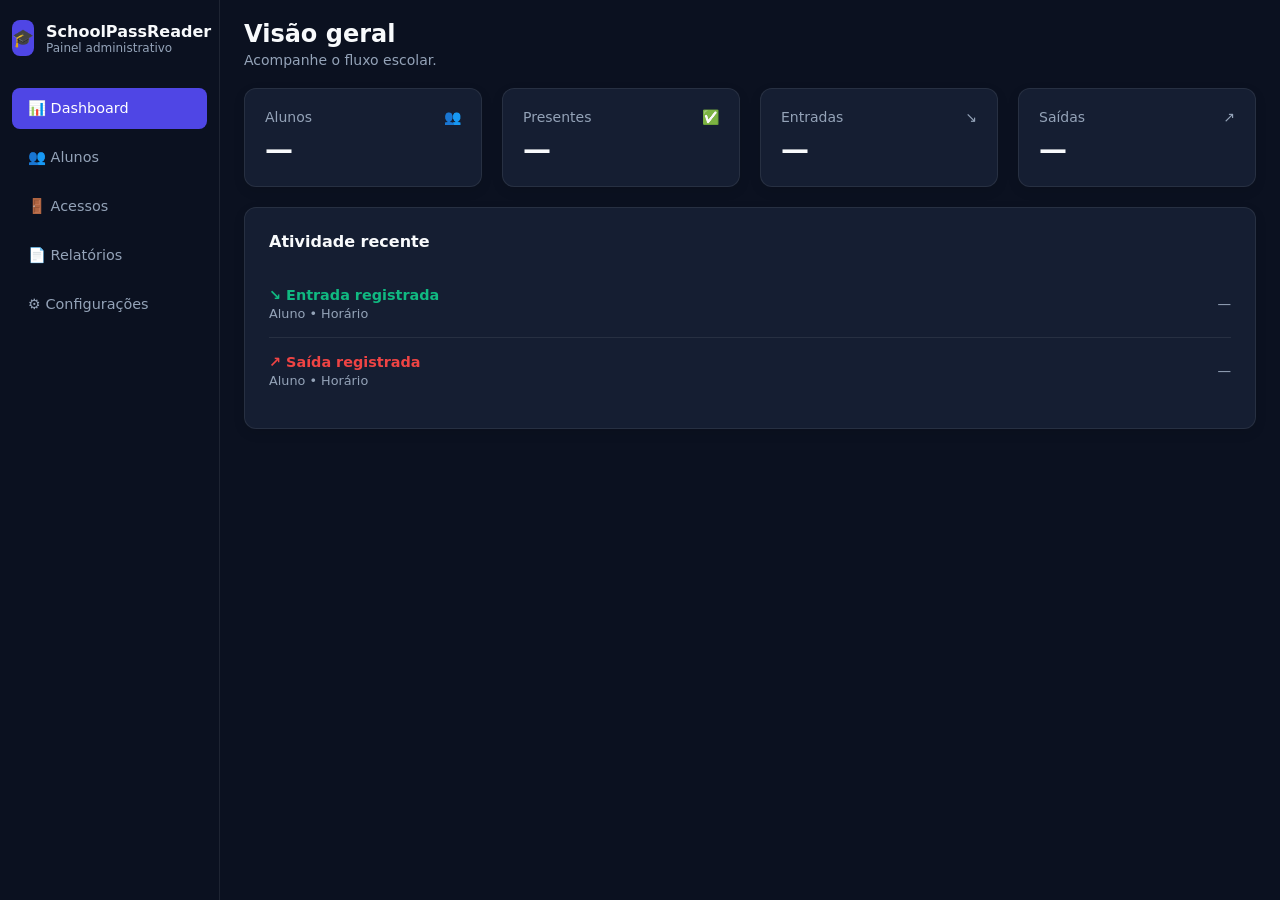
<file: frontend/pages/index.html>
<!DOCTYPE html>
<html lang="pt-BR">
<head>
  <meta charset="UTF-8">
  <meta name="viewport" content="width=device-width, initial-scale=1.0">
  <title>SchoolPassReader - Dashboard</title>
  
  <!-- Estilos Globais -->
  <link rel="stylesheet" href="../style/global.css">
  
  <!-- Estilos Exclusivos do Dashboard -->
  <link rel="stylesheet" href="../style/dashboard.css">
</head>
<body>
  <div class="app-container">
    
    <!-- Sidebar / Menu Lateral -->
    <aside class="sidebar">
      <div class="brand">
        <div class="brand-icon">🎓</div>
        <div class="brand-text">
          <h2>SchoolPassReader</h2>
          <p>Painel administrativo</p>
        </div>
      </div>

      <nav>
        <ul class="nav-menu">
          <li><a href="index.html" class="nav-link active">📊 Dashboard</a></li>
          <li><a href="alunos.html" class="nav-link">👥 Alunos</a></li>
          <li><a href="acessos.html" class="nav-link">🚪 Acessos</a></li>
          <li><a href="relatorios.html" class="nav-link">📄 Relatórios</a></li>
          <li><a href="configuracoes.html" class="nav-link">⚙️ Configurações</a></li>
        </ul>
      </nav>
    </aside>

    <!-- Conteúdo Principal -->
    <main class="main-content">
      <header class="header-title">
        <h1>Visão geral</h1>
        <p>Acompanhe o fluxo escolar.</p>
      </header>

      <!-- Cards de Estatísticas -->
      <section class="dashboard-grid">
        <div class="card">
          <div class="card-title">Alunos <span>👥</span></div>
          <div class="card-value" id="total-alunos">—</div>
        </div>
        <div class="card">
          <div class="card-title">Presentes <span>✅</span></div>
          <div class="card-value" id="total-presentes">—</div>
        </div>
        <div class="card">
          <div class="card-title">Entradas <span>↘️</span></div>
          <div class="card-value" id="total-entradas">—</div>
        </div>
        <div class="card">
          <div class="card-title">Saídas <span>↗️</span></div>
          <div class="card-value" id="total-saidas">—</div>
        </div>
      </section>

      <!-- Painel de Atividades -->
      <section class="activity-panel">
        <div class="activity-header">Atividade recente</div>
        <div class="activity-list" id="activity-feed">
          
          <div class="activity-item">
            <div class="activity-info">
              <strong style="color: var(--success-color);">↘ Entrada registrada</strong>
              <p>Aluno • Horário</p>
            </div>
            <span class="activity-time">—</span>
          </div>

          <div class="activity-item">
            <div class="activity-info">
              <strong style="color: var(--danger-color);">↗ Saída registrada</strong>
              <p>Aluno • Horário</p>
            </div>
            <span class="activity-time">—</span>
          </div>

        </div>
      </section>
    </main>

  </div>
</body>
</html>
</file>
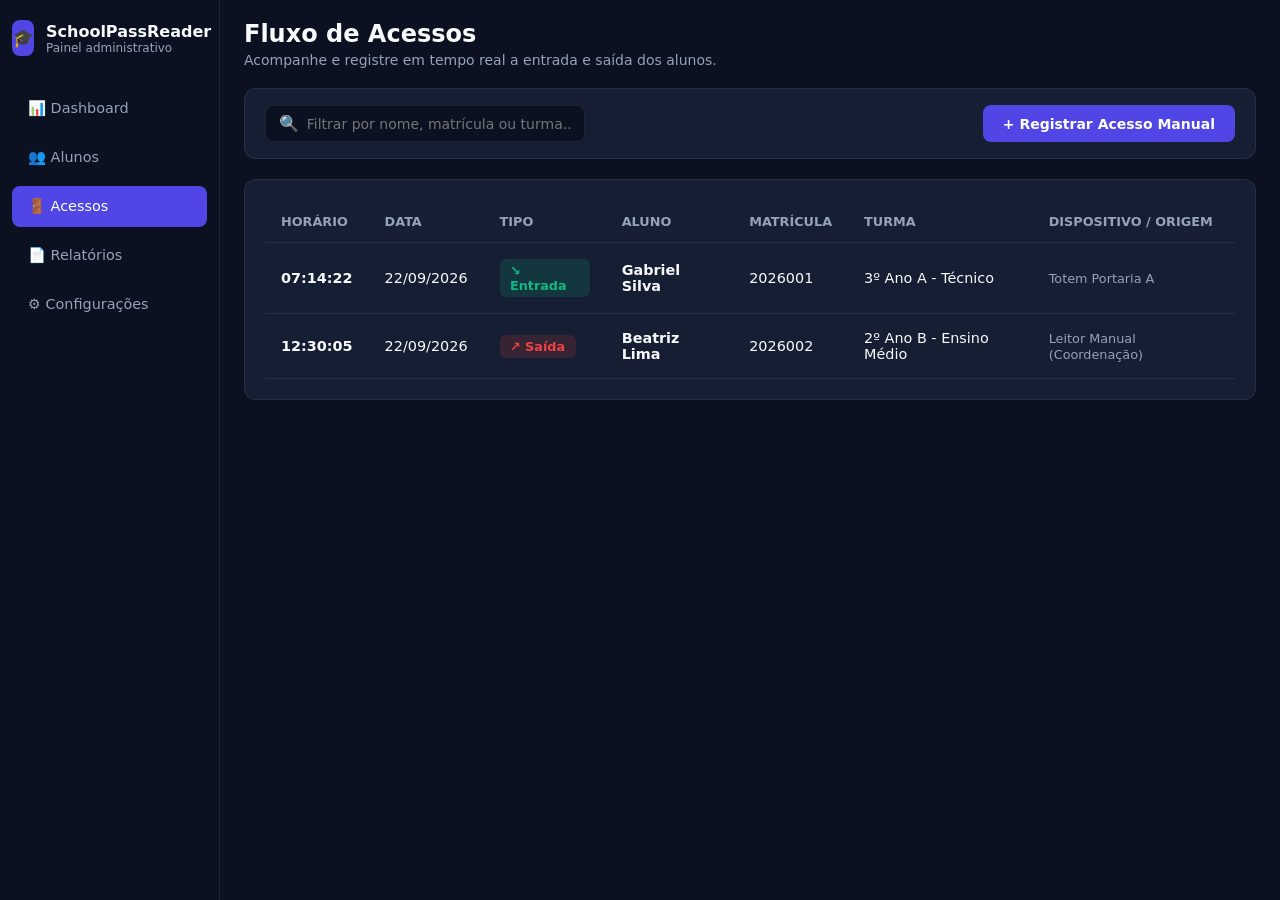
<file: frontend/pages/acessos.html>
<!DOCTYPE html>
<html lang="pt-BR">
<head>
  <meta charset="UTF-8">
  <meta name="viewport" content="width=device-width, initial-scale=1.0">
  <title>SchoolPassReader - Registro de Acessos</title>
  
  <!-- Estilos Globais -->
  <link rel="stylesheet" href="../style/global.css">
  
  <!-- Estilos Exclusivos da Página de Acessos -->
  <link rel="stylesheet" href="../style/acessos.css">
</head>
<body>
  <div class="app-container">
    
    <!-- Sidebar / Menu Lateral -->
    <aside class="sidebar">
      <div class="brand">
        <div class="brand-icon">🎓</div>
        <div class="brand-text">
          <h2>SchoolPassReader</h2>
          <p>Painel administrativo</p>
        </div>
      </div>

      <nav>
        <ul class="nav-menu">
          <li><a href="index.html" class="nav-link">📊 Dashboard</a></li>
          <li><a href="alunos.html" class="nav-link">👥 Alunos</a></li>
          <li><a href="acessos.html" class="nav-link active">🚪 Acessos</a></li>
          <li><a href="relatorios.html" class="nav-link">📄 Relatórios</a></li>
          <li><a href="configuracoes.html" class="nav-link">⚙️ Configurações</a></li>
        </ul>
      </nav>
    </aside>

    <!-- Conteúdo Principal -->
    <main class="main-content">
      
      <header class="header-title">
        <h1>Fluxo de Acessos</h1>
        <p>Acompanhe e registre em tempo real a entrada e saída dos alunos.</p>
      </header>

      <!-- Controles de Busca e Inclusão Manual -->
      <section class="access-controls">
        <div class="search-box">
          <span>🔍</span>
          <input type="text" id="input-search-access" placeholder="Filtrar por nome, matrícula ou turma...">
        </div>
        <button class="btn-manual-entry" id="btn-register-access">+ Registrar Acesso Manual</button>
      </section>

      <!-- Tabela Dinâmica de Registros de Acesso -->
      <section class="access-panel">
        <table class="access-table">
          <thead>
            <tr>
              <th>Horário</th>
              <th>Data</th>
              <th>Tipo</th>
              <th>Aluno</th>
              <th>Matrícula</th>
              <th>Turma</th>
              <th>Dispositivo / Origem</th>
            </tr>
          </thead>
          <tbody id="access-logs-body">
            <!-- Linha modelo preparada para template do JS -->
            <tr data-access-id="101" data-student-id="2026001">
              <td><strong>07:14:22</strong></td>
              <td>22/09/2026</td>
              <td><span class="access-type type-entrada">↘ Entrada</span></td>
              <td><strong>Gabriel Silva</strong></td>
              <td>2026001</td>
              <td>3º Ano A - Técnico</td>
              <td><span class="origin-tag">Totem Portaria A</span></td>
            </tr>

            <tr data-access-id="102" data-student-id="2026002">
              <td><strong>12:30:05</strong></td>
              <td>22/09/2026</td>
              <td><span class="access-type type-saida">↗ Saída</span></td>
              <td><strong>Beatriz Lima</strong></td>
              <td>2026002</td>
              <td>2º Ano B - Ensino Médio</td>
              <td><span class="origin-tag">Leitor Manual (Coordenação)</span></td>
            </tr>
          </tbody>
        </table>
      </section>

    </main>

  </div>
</body>
</html>
</file>
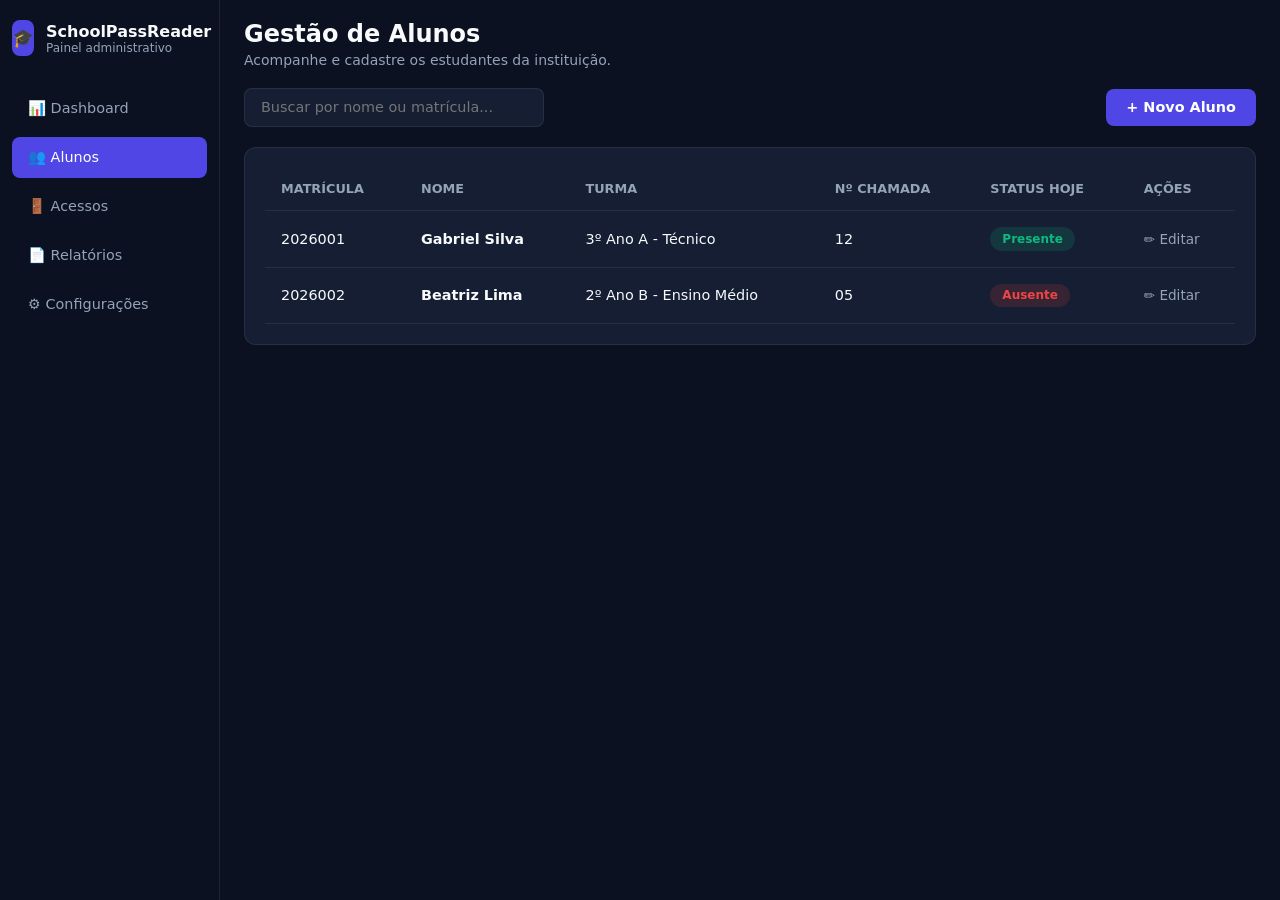
<file: frontend/pages/alunos.html>
<!DOCTYPE html>
<html lang="pt-BR">
<head>
  <meta charset="UTF-8">
  <meta name="viewport" content="width=device-width, initial-scale=1.0">
  <title>SchoolPassReader - Alunos</title>
  
  <!-- Estilos da Estrutura Global -->
  <link rel="stylesheet" href="../style/global.css">
  
  <!-- Estilo Próprio desta Página -->
  <link rel="stylesheet" href="../style/alunos.css">
</head>
<body>
  <div class="app-container">
    
    <!-- Sidebar / Menu Lateral -->
    <aside class="sidebar">
      <div class="brand">
        <div class="brand-icon">🎓</div>
        <div class="brand-text">
          <h2>SchoolPassReader</h2>
          <p>Painel administrativo</p>
        </div>
      </div>

      <nav>
        <ul class="nav-menu">
          <li><a href="index.html" class="nav-link">📊 Dashboard</a></li>
          <li><a href="alunos.html" class="nav-link active">👥 Alunos</a></li>
          <li><a href="acessos.html" class="nav-link">🚪 Acessos</a></li>
          <li><a href="relatorios.html" class="nav-link">📄 Relatórios</a></li>
          <li><a href="configuracoes.html" class="nav-link">⚙️ Configurações</a></li>
        </ul>
      </nav>
    </aside>

    <!-- Conteúdo Principal -->
    <main class="main-content">
      
      <header class="header-title">
        <h1>Gestão de Alunos</h1>
        <p>Acompanhe e cadastre os estudantes da instituição.</p>
      </header>

      <!-- Ações da página de alunos -->
      <section class="actions-bar">
        <input type="text" class="search-input" placeholder="Buscar por nome ou matrícula..." id="search-input">
        <button class="btn-add" id="btn-open-modal">+ Novo Aluno</button>
      </section>

      <!-- Painel Tabela exclusivo dos Alunos -->
      <section class="students-panel">
        <table class="students-table">
          <thead>
            <tr>
              <th>Matrícula</th>
              <th>Nome</th>
              <th>Turma</th>
              <th>Nº Chamada</th>
              <th>Status Hoje</th>
              <th>Ações</th>
            </tr>
          </thead>
          <tbody id="student-list">
            <tr>
              <td>2026001</td>
              <td><strong>Gabriel Silva</strong></td>
              <td>3º Ano A - Técnico</td>
              <td>12</td>
              <td><span class="badge-status badge-presente">Presente</span></td>
              <td><button class="btn-action-edit">✏️ Editar</button></td>
            </tr>
            <tr>
              <td>2026002</td>
              <td><strong>Beatriz Lima</strong></td>
              <td>2º Ano B - Ensino Médio</td>
              <td>05</td>
              <td><span class="badge-status badge-ausente">Ausente</span></td>
              <td><button class="btn-action-edit">✏️ Editar</button></td>
            </tr>
          </tbody>
        </table>
      </section>

    </main>

  </div>
</body>
</html>
</file>
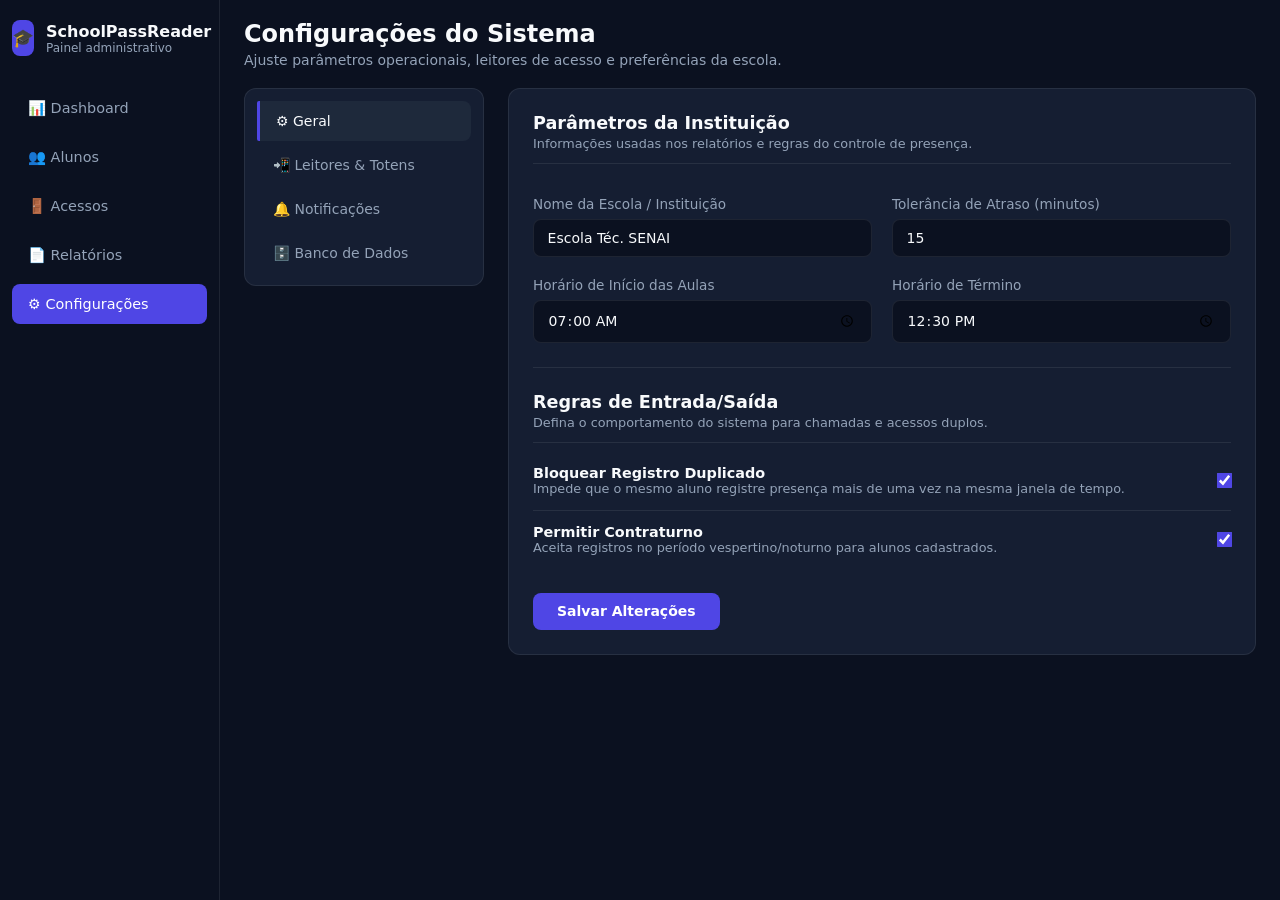
<file: frontend/pages/configuracoes.html>
<!DOCTYPE html>
<html lang="pt-BR">
<head>
  <meta charset="UTF-8">
  <meta name="viewport" content="width=device-width, initial-scale=1.0">
  <title>SchoolPassReader - Configurações</title>
  
  <!-- Estilos Globais -->
  <link rel="stylesheet" href="../style/global.css">
  
  <!-- Estilos Exclusivos da Página de Configurações -->
  <link rel="stylesheet" href="../style/configuracoes.css">
</head>
<body>
  <div class="app-container">
    
    <!-- Sidebar / Menu Lateral -->
    <aside class="sidebar">
      <div class="brand">
        <div class="brand-icon">🎓</div>
        <div class="brand-text">
          <h2>SchoolPassReader</h2>
          <p>Painel administrativo</p>
        </div>
      </div>

      <nav>
        <ul class="nav-menu">
          <li><a href="index.html" class="nav-link">📊 Dashboard</a></li>
          <li><a href="alunos.html" class="nav-link">👥 Alunos</a></li>
          <li><a href="acessos.html" class="nav-link">🚪 Acessos</a></li>
          <li><a href="relatorios.html" class="nav-link">📄 Relatórios</a></li>
          <li><a href="configuracoes.html" class="nav-link active">⚙️ Configurações</a></li>
        </ul>
      </nav>
    </aside>

    <!-- Conteúdo Principal -->
    <main class="main-content">
      
      <header class="header-title">
        <h1>Configurações do Sistema</h1>
        <p>Ajuste parâmetros operacionais, leitores de acesso e preferências da escola.</p>
      </header>

      <section class="settings-container">
        
        <!-- Menu Lateral de Abas -->
        <div class="settings-nav">
          <button class="settings-tab active" data-target="tab-geral">⚙️ Geral</button>
          <button class="settings-tab" data-target="tab-leitores">📲 Leitores & Totens</button>
          <button class="settings-tab" data-target="tab-notificacoes">🔔 Notificações</button>
          <button class="settings-tab" data-target="tab-banco">🗄️ Banco de Dados</button>
        </div>

        <!-- Conteúdo da Aba Ativa -->
        <div class="settings-panel">
          
          <div class="settings-section-title">
            <h3>Parâmetros da Instituição</h3>
            <p>Informações usadas nos relatórios e regras do controle de presença.</p>
          </div>

          <form id="form-settings-general" onsubmit="event.preventDefault();">
            <div class="form-grid">
              <div class="form-group">
                <label for="school-name">Nome da Escola / Instituição</label>
                <input type="text" id="school-name" class="form-control" value="Escola Téc. SENAI">
              </div>

              <div class="form-group">
                <label for="tolerance-time">Tolerância de Atraso (minutos)</label>
                <input type="number" id="tolerance-time" class="form-control" value="15">
              </div>

              <div class="form-group">
                <label for="shift-start">Horário de Início das Aulas</label>
                <input type="time" id="shift-start" class="form-control" value="07:00">
              </div>

              <div class="form-group">
                <label for="shift-end">Horário de Término</label>
                <input type="time" id="shift-end" class="form-control" value="12:30">
              </div>
            </div>

            <hr style="border: 0; border-top: 1px solid var(--border-color); margin: 1.5rem 0;">

            <div class="settings-section-title">
              <h3>Regras de Entrada/Saída</h3>
              <p>Defina o comportamento do sistema para chamadas e acessos duplos.</p>
            </div>

            <div class="toggle-list">
              <div class="toggle-item">
                <div class="toggle-info">
                  <h4>Bloquear Registro Duplicado</h4>
                  <p>Impede que o mesmo aluno registre presença mais de uma vez na mesma janela de tempo.</p>
                </div>
                <input type="checkbox" id="prevent-duplicate" checked style="accent-color: var(--primary-color); transform: scale(1.2);">
              </div>

              <div class="toggle-item">
                <div class="toggle-info">
                  <h4>Permitir Contraturno</h4>
                  <p>Aceita registros no período vespertino/noturno para alunos cadastrados.</p>
                </div>
                <input type="checkbox" id="allow-overtime" checked style="accent-color: var(--primary-color); transform: scale(1.2);">
              </div>
            </div>

            <div style="margin-top: 1.5rem;">
              <button type="submit" class="btn-save-settings" id="btn-save-general">Salvar Alterações</button>
            </div>
          </form>

        </div>

      </section>

    </main>

  </div>
</body>
</html>
</file>
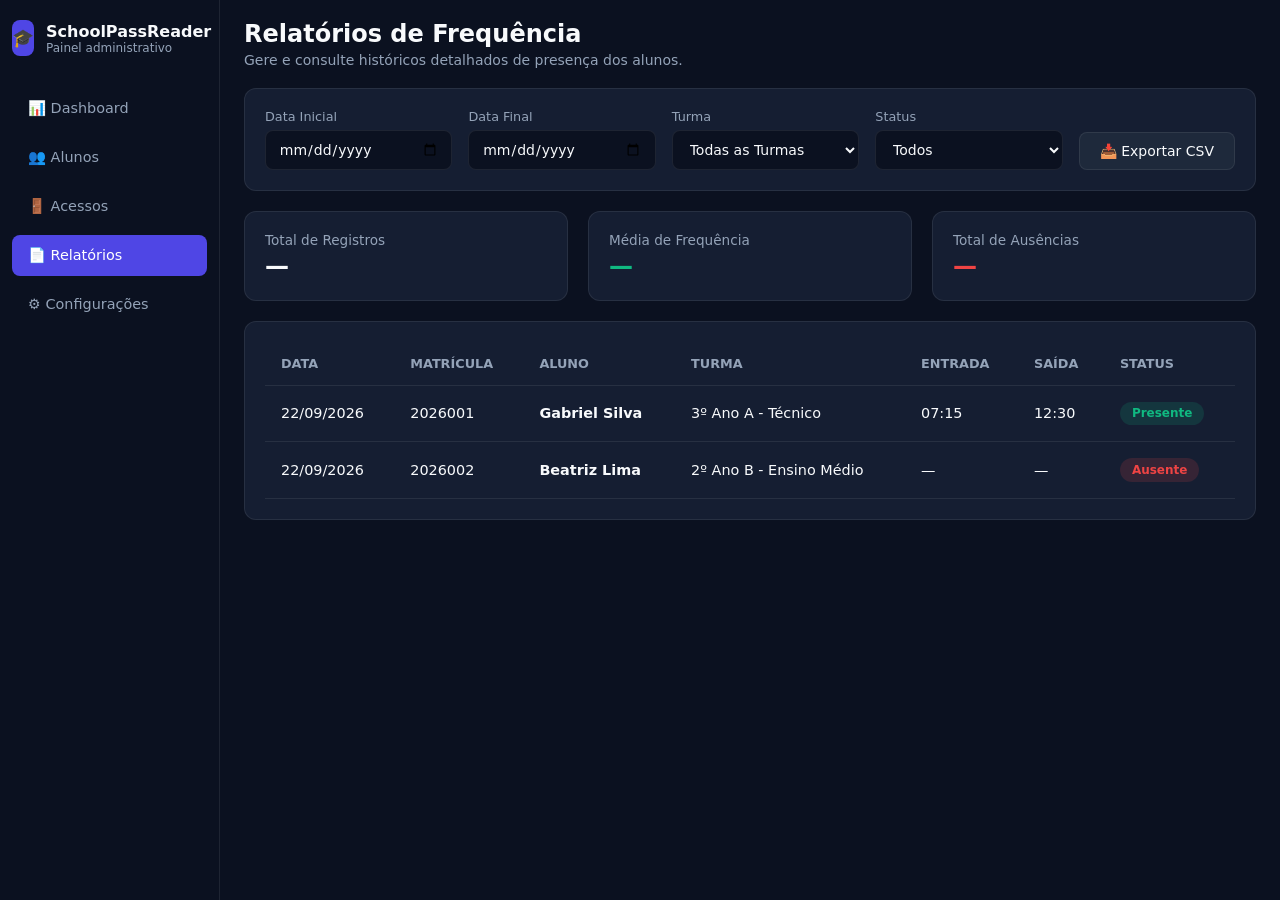
<file: frontend/pages/relatorios.html>
<!DOCTYPE html>
<html lang="pt-BR">
<head>
  <meta charset="UTF-8">
  <meta name="viewport" content="width=device-width, initial-scale=1.0">
  <title>SchoolPassReader - Relatórios</title>
  
  <!-- Estilos Globais -->
  <link rel="stylesheet" href="../style/global.css">
  
  <!-- Estilos Exclusivos da Página de Relatórios -->
  <link rel="stylesheet" href="../style/relatorios.css">
</head>
<body>
  <div class="app-container">
    
    <!-- Sidebar / Menu Lateral -->
    <aside class="sidebar">
      <div class="brand">
        <div class="brand-icon">🎓</div>
        <div class="brand-text">
          <h2>SchoolPassReader</h2>
          <p>Painel administrativo</p>
        </div>
      </div>

      <nav>
        <ul class="nav-menu">
          <li><a href="index.html" class="nav-link">📊 Dashboard</a></li>
          <li><a href="alunos.html" class="nav-link">👥 Alunos</a></li>
          <li><a href="acessos.html" class="nav-link">🚪 Acessos</a></li>
          <li><a href="relatorios.html" class="nav-link active">📄 Relatórios</a></li>
          <li><a href="configuracoes.html" class="nav-link">⚙️ Configurações</a></li>
        </ul>
      </nav>
    </aside>

    <!-- Conteúdo Principal -->
    <main class="main-content">
      
      <header class="header-title">
        <h1>Relatórios de Frequência</h1>
        <p>Gere e consulte históricos detalhados de presença dos alunos.</p>
      </header>

      <!-- Filtros do Relatório -->
      <section class="filters-bar">
        <div class="filter-group">
          <label for="date-start">Data Inicial</label>
          <input type="date" id="date-start" class="filter-control">
        </div>

        <div class="filter-group">
          <label for="date-end">Data Final</label>
          <input type="date" id="date-end" class="filter-control">
        </div>

        <div class="filter-group">
          <label for="select-turma">Turma</label>
          <select id="select-turma" class="filter-control">
            <option value="todas">Todas as Turmas</option>
            <option value="3a">3º Ano A - Técnico</option>
            <option value="2b">2º Ano B - Ensino Médio</option>
          </select>
        </div>

        <div class="filter-group">
          <label for="select-status">Status</label>
          <select id="select-status" class="filter-control">
            <option value="todos">Todos</option>
            <option value="presente">Apenas Presentes</option>
            <option value="ausente">Apenas Faltas</option>
          </select>
        </div>

        <button class="btn-export" id="btn-export">📥 Exportar CSV</button>
      </section>

      <!-- Métricas do Período Selecionado -->
      <section class="reports-summary">
        <div class="summary-card">
          <p>Total de Registros</p>
          <h3 id="total-registros">—</h3>
        </div>
        <div class="summary-card">
          <p>Média de Frequência</p>
          <h3 style="color: var(--success-color);" id="media-frequencia">—</h3>
        </div>
        <div class="summary-card">
          <p>Total de Ausências</p>
          <h3 style="color: var(--danger-color);" id="total-faltas">—</h3>
        </div>
      </section>

      <!-- Tabela do Relatório -->
      <section class="reports-panel">
        <table class="reports-table">
          <thead>
            <tr>
              <th>Data</th>
              <th>Matrícula</th>
              <th>Aluno</th>
              <th>Turma</th>
              <th>Entrada</th>
              <th>Saída</th>
              <th>Status</th>
            </tr>
          </thead>
          <tbody id="reports-list">
            <tr>
              <td>22/09/2026</td>
              <td>2026001</td>
              <td><strong>Gabriel Silva</strong></td>
              <td>3º Ano A - Técnico</td>
              <td>07:15</td>
              <td>12:30</td>
              <td><span class="badge-status badge-presente">Presente</span></td>
            </tr>
            <tr>
              <td>22/09/2026</td>
              <td>2026002</td>
              <td><strong>Beatriz Lima</strong></td>
              <td>2º Ano B - Ensino Médio</td>
              <td>—</td>
              <td>—</td>
              <td><span class="badge-status badge-falta">Ausente</span></td>
            </tr>
          </tbody>
        </table>
      </section>

    </main>

  </div>
</body>
</html>
</file>
<file: frontend/style/global.css>
/* Reset e Variáveis de Cor */
:root {
  --bg-color: #0b1120;
  --surface-color: #151e32;
  --surface-hover: #1e293b;
  --primary-color: #4f46e5;
  --primary-hover: #4338ca;
  --text-main: #f8fafc;
  --text-muted: #94a3b8;
  --border-color: rgba(255, 255, 255, 0.08);
  --success-color: #10b981;
  --warning-color: #f59e0b;
  --danger-color: #ef4444;
}

* {
  box-sizing: border-box;
  margin: 0;
  padding: 0;
  font-family: 'Inter', system-ui, -apple-system, sans-serif;
}

body {
  background-color: var(--bg-color);
  color: var(--text-main);
  min-height: 100vh;
  font-size: 16px;
  overflow-x: hidden;
}

/* Estrutura de Layout */
.app-container {
  display: flex;
  min-height: 100vh;
  width: 100%;
}

/* Sidebar Nav */
.sidebar {
  width: 260px;
  min-width: 260px;
  background-color: var(--bg-color);
  border-right: 1px solid var(--border-color);
  padding: 1.5rem 1rem;
  display: flex;
  flex-direction: column;
  gap: 2rem;
  flex-shrink: 0;
}

.brand {
  display: flex;
  align-items: center;
  gap: 0.75rem;
}

.brand-icon {
  background-color: var(--primary-color);
  width: 36px;
  height: 36px;
  border-radius: 8px;
  display: flex;
  align-items: center;
  justify-content: center;
  font-size: 1.1rem;
}

.brand-text h2 {
  font-size: 1rem;
  font-weight: 700;
  color: var(--text-main);
}

.brand-text p {
  font-size: 0.75rem;
  color: var(--text-muted);
}

.nav-menu {
  list-style: none;
  display: flex;
  flex-direction: column;
  gap: 0.5rem;
}

.nav-link {
  display: flex;
  align-items: center;
  gap: 0.75rem;
  padding: 0.75rem 1rem;
  color: var(--text-muted);
  text-decoration: none;
  border-radius: 8px;
  font-size: 0.9rem;
  font-weight: 500;
  transition: all 0.2s ease;
}

.nav-link:hover,
.nav-link.active {
  background-color: var(--primary-color);
  color: #ffffff;
}

/* Conteúdo Principal */
.main-content {
  flex: 1;
  padding: 1.75rem 2rem;
  display: flex;
  flex-direction: column;
  gap: 1.75rem;
  min-width: 0; /* Previne transbordamento do flexbox em notebooks */
}

.header-title h1 {
  font-size: 1.5rem;
  font-weight: 600;
}

.header-title p {
  color: var(--text-muted);
  font-size: 0.875rem;
  margin-top: 0.25rem;
}

/* ===================================================
   RESPONSIVIDADE (NOTEBOOKS, TABLETS & MOBILE)
   =================================================== */

/* Notebooks Menores / Laptops (Ajuste de Escala) */
@media (max-width: 1280px) {
  .sidebar {
    width: 220px;
    min-width: 220px;
    padding: 1.25rem 0.75rem;
  }

  .main-content {
    padding: 1.25rem 1.5rem;
    gap: 1.25rem;
  }
}

/* Tablets e Telas Médias */
@media (max-width: 992px) {
  .app-container {
    flex-direction: column;
  }

  .sidebar {
    width: 100%;
    min-width: 100%;
    height: auto;
    border-right: none;
    border-bottom: 1px solid var(--border-color);
    padding: 1rem;
    gap: 1rem;
  }

  .nav-menu {
    flex-direction: row;
    overflow-x: auto;
    padding-bottom: 0.25rem;
  }

  .nav-link {
    padding: 0.5rem 0.85rem;
    font-size: 0.85rem;
    white-space: nowrap;
  }

  .main-content {
    padding: 1.25rem 1rem;
  }
}

/* Smartphones */
@media (max-width: 480px) {
  .header-title h1 {
    font-size: 1.25rem;
  }

  .header-title p {
    font-size: 0.8rem;
  }
}
</file>
<file: frontend/style/dashboard.css>
/* Grid dos Cards Principais */
.dashboard-grid {
  display: grid;
  grid-template-columns: repeat(auto-fit, minmax(200px, 1fr));
  gap: 1.25rem;
}

/* Estilo individual de cada Card */
.card {
  background-color: var(--surface-color);
  border: 1px solid var(--border-color);
  border-radius: 12px;
  padding: 1.25rem;
  display: flex;
  flex-direction: column;
  gap: 0.5rem;
  box-shadow: 0 4px 12px rgba(0, 0, 0, 0.1);
}

.card-title {
  color: var(--text-muted);
  font-size: 0.875rem;
  display: flex;
  align-items: center;
  justify-content: space-between;
}

.card-value {
  font-size: 1.75rem;
  font-weight: 700;
  color: var(--text-main);
}

/* Painel de Atividade Recente */
.activity-panel {
  background-color: var(--surface-color);
  border: 1px solid var(--border-color);
  border-radius: 12px;
  padding: 1.5rem;
  box-shadow: 0 4px 12px rgba(0, 0, 0, 0.1);
}

.activity-header {
  font-size: 1rem;
  font-weight: 600;
  margin-bottom: 1.25rem;
  color: var(--text-main);
}

.activity-list {
  display: flex;
  flex-direction: column;
}

.activity-item {
  display: flex;
  align-items: center;
  justify-content: space-between;
  padding: 1rem 0;
  border-bottom: 1px solid var(--border-color);
  gap: 1rem;
}

.activity-item:last-child {
  border-bottom: none;
}

.activity-info strong {
  display: block;
  font-size: 0.9rem;
  margin-bottom: 0.2rem;
}

.activity-info p {
  font-size: 0.8rem;
  color: var(--text-muted);
}

.activity-time {
  font-size: 0.85rem;
  color: var(--text-muted);
  white-space: nowrap;
}

/* Ajustes de Responsividade */
@media (max-width: 600px) {
  .dashboard-grid {
    grid-template-columns: 1fr;
  }

  .activity-panel {
    padding: 1rem;
  }
}
</file>
<file: frontend/style/acessos.css>
/* Barra de Controles e Busca de Acessos */
.access-controls {
  display: flex;
  justify-content: space-between;
  align-items: center;
  gap: 1rem;
  background-color: var(--surface-color);
  border: 1px solid var(--border-color);
  border-radius: 12px;
  padding: 1rem 1.25rem;
  flex-wrap: wrap;
}

.search-box {
  display: flex;
  align-items: center;
  gap: 0.5rem;
  background-color: var(--bg-color);
  border: 1px solid var(--border-color);
  border-radius: 8px;
  padding: 0.5rem 0.8rem;
  width: 320px;
}

.search-box input {
  background: transparent;
  border: none;
  color: var(--text-main);
  outline: none;
  width: 100%;
  font-size: 0.875rem;
}

.btn-manual-entry {
  background-color: var(--primary-color);
  color: #ffffff;
  border: none;
  padding: 0.65rem 1.25rem;
  border-radius: 8px;
  cursor: pointer;
  font-weight: 600;
  font-size: 0.875rem;
  transition: background-color 0.2s;
  white-space: nowrap;
}

.btn-manual-entry:hover {
  background-color: var(--primary-hover);
}

/* Painel de Tabela de Acessos */
.access-panel {
  background-color: var(--surface-color);
  border: 1px solid var(--border-color);
  border-radius: 12px;
  padding: 1.25rem;
  overflow-x: auto;
  -webkit-overflow-scrolling: touch;
}

.access-table {
  width: 100%;
  border-collapse: collapse;
  text-align: left;
  min-width: 650px;
}

.access-table th {
  color: var(--text-muted);
  font-size: 0.8rem;
  font-weight: 600;
  text-transform: uppercase;
  padding: 0.85rem 1rem;
  border-bottom: 1px solid var(--border-color);
}

.access-table td {
  padding: 1rem;
  border-bottom: 1px solid var(--border-color);
  font-size: 0.9rem;
}

.access-table tbody tr:hover {
  background-color: var(--surface-hover);
}

/* Indicadores de Tipo de Acesso */
.access-type {
  display: inline-flex;
  align-items: center;
  gap: 0.4rem;
  padding: 0.25rem 0.65rem;
  border-radius: 6px;
  font-size: 0.8rem;
  font-weight: 600;
}

.type-entrada {
  background-color: rgba(16, 185, 129, 0.15);
  color: var(--success-color);
}

.type-saida {
  background-color: rgba(239, 68, 68, 0.15);
  color: var(--danger-color);
}

.origin-tag {
  color: var(--text-muted);
  font-size: 0.8rem;
}

/* Responsividade Específica de Acessos */
@media (max-width: 768px) {
  .access-controls {
    flex-direction: column;
    align-items: stretch;
  }

  .search-box {
    width: 100%;
  }

  .btn-manual-entry {
    width: 100%;
  }

  .access-panel {
    padding: 0.75rem;
  }
}
</file>
<file: frontend/style/alunos.css>
/* Barra de Ações (Busca + Botão) */
.actions-bar {
  display: flex;
  justify-content: space-between;
  align-items: center;
  gap: 1rem;
  flex-wrap: wrap;
}

.search-input {
  background-color: var(--surface-color);
  border: 1px solid var(--border-color);
  color: var(--text-main);
  padding: 0.65rem 1rem;
  border-radius: 8px;
  width: 300px;
  outline: none;
  font-size: 0.9rem;
}

.search-input:focus {
  border-color: var(--primary-color);
}

.btn-add {
  background-color: var(--primary-color);
  color: #ffffff;
  border: none;
  padding: 0.65rem 1.25rem;
  border-radius: 8px;
  cursor: pointer;
  font-weight: 600;
  font-size: 0.9rem;
  transition: background-color 0.2s;
  white-space: nowrap;
}

.btn-add:hover {
  background-color: var(--primary-hover);
}

/* Tabela da Tela de Alunos */
.students-panel {
  background-color: var(--surface-color);
  border: 1px solid var(--border-color);
  border-radius: 12px;
  padding: 1.25rem;
  overflow-x: auto;
  -webkit-overflow-scrolling: touch;
}

.students-table {
  width: 100%;
  border-collapse: collapse;
  text-align: left;
  min-width: 600px; /* Garante scroll horizontal em telas muito pequenas */
}

.students-table th {
  color: var(--text-muted);
  font-size: 0.8rem;
  font-weight: 600;
  text-transform: uppercase;
  padding: 0.85rem 1rem;
  border-bottom: 1px solid var(--border-color);
}

.students-table td {
  padding: 1rem;
  border-bottom: 1px solid var(--border-color);
  font-size: 0.9rem;
}

.students-table tbody tr:hover {
  background-color: var(--surface-hover);
}

.badge-status {
  padding: 0.3rem 0.75rem;
  border-radius: 20px;
  font-size: 0.75rem;
  font-weight: 600;
  display: inline-block;
}

.badge-presente {
  background-color: rgba(16, 185, 129, 0.15);
  color: var(--success-color);
}

.badge-ausente {
  background-color: rgba(239, 68, 68, 0.15);
  color: var(--danger-color);
}

.btn-action-edit {
  background: transparent;
  border: none;
  color: var(--text-muted);
  cursor: pointer;
  font-size: 0.85rem;
  transition: color 0.2s;
}

.btn-action-edit:hover {
  color: var(--text-main);
}

/* Responsividade de Alunos */
@media (max-width: 768px) {
  .actions-bar {
    flex-direction: column;
    align-items: stretch;
  }

  .search-input,
  .btn-add {
    width: 100%;
  }

  .students-panel {
    padding: 0.75rem;
  }
}
</file>
<file: frontend/style/configuracoes.css>
/* Layout da Tela de Configurações */
.settings-container {
  display: grid;
  grid-template-columns: 240px 1fr;
  gap: 1.5rem;
  align-items: start;
}

/* Menu de Abas de Configuração */
.settings-nav {
  background-color: var(--surface-color);
  border: 1px solid var(--border-color);
  border-radius: 12px;
  padding: 0.75rem;
  display: flex;
  flex-direction: column;
  gap: 0.25rem;
}

.settings-tab {
  background: transparent;
  border: none;
  color: var(--text-muted);
  padding: 0.75rem 1rem;
  border-radius: 8px;
  text-align: left;
  font-size: 0.875rem;
  font-weight: 500;
  cursor: pointer;
  display: flex;
  align-items: center;
  gap: 0.75rem;
  transition: all 0.2s ease;
}

.settings-tab:hover,
.settings-tab.active {
  background-color: var(--surface-hover);
  color: var(--text-main);
}

.settings-tab.active {
  border-left: 3px solid var(--primary-color);
  border-top-left-radius: 2px;
  border-bottom-left-radius: 2px;
}

/* Painel do Conteúdo de Configurações */
.settings-panel {
  background-color: var(--surface-color);
  border: 1px solid var(--border-color);
  border-radius: 12px;
  padding: 1.5rem;
  display: flex;
  flex-direction: column;
  gap: 1.5rem;
}

.settings-section-title {
  border-bottom: 1px solid var(--border-color);
  padding-bottom: 0.75rem;
  margin-bottom: 0.5rem;
}

.settings-section-title h3 {
  font-size: 1.1rem;
  font-weight: 600;
}

.settings-section-title p {
  font-size: 0.8rem;
  color: var(--text-muted);
  margin-top: 0.2rem;
}

/* Formulários de Configuração */
.form-grid {
  display: grid;
  grid-template-columns: repeat(auto-fit, minmax(220px, 1fr));
  gap: 1.25rem;
}

.form-group {
  display: flex;
  flex-direction: column;
  gap: 0.4rem;
}

.form-group label {
  font-size: 0.85rem;
  color: var(--text-muted);
  font-weight: 500;
}

.form-control {
  background-color: var(--bg-color);
  border: 1px solid var(--border-color);
  color: var(--text-main);
  padding: 0.65rem 0.85rem;
  border-radius: 8px;
  outline: none;
  font-size: 0.875rem;
  width: 100%;
}

.form-control:focus {
  border-color: var(--primary-color);
}

/* Toggles e Switches */
.toggle-item {
  display: flex;
  align-items: center;
  justify-content: space-between;
  padding: 0.85rem 0;
  border-bottom: 1px solid var(--border-color);
  gap: 1rem;
}

.toggle-item:last-child {
  border-bottom: none;
}

.toggle-info h4 {
  font-size: 0.9rem;
  font-weight: 600;
}

.toggle-info p {
  font-size: 0.8rem;
  color: var(--text-muted);
}

.btn-save-settings {
  background-color: var(--primary-color);
  color: #ffffff;
  border: none;
  padding: 0.65rem 1.5rem;
  border-radius: 8px;
  cursor: pointer;
  font-weight: 600;
  font-size: 0.875rem;
  align-self: flex-start;
  transition: background-color 0.2s;
}

.btn-save-settings:hover {
  background-color: var(--primary-hover);
}

/* Responsividade Configurações */
@media (max-width: 1024px) {
  .settings-container {
    grid-template-columns: 200px 1fr;
  }
}

@media (max-width: 768px) {
  .settings-container {
    grid-template-columns: 1fr;
  }

  .settings-nav {
    flex-direction: row;
    overflow-x: auto;
  }

  .settings-tab {
    white-space: nowrap;
  }

  .settings-tab.active {
    border-left: none;
    border-bottom: 3px solid var(--primary-color);
  }

  .btn-save-settings {
    width: 100%;
  }
}
</file>
<file: frontend/style/relatorios.css>
/* Filtros e Controles de Exportação */
.filters-bar {
  background-color: var(--surface-color);
  border: 1px solid var(--border-color);
  border-radius: 12px;
  padding: 1.25rem;
  display: flex;
  flex-wrap: wrap;
  align-items: flex-end;
  gap: 1rem;
}

.filter-group {
  display: flex;
  flex-direction: column;
  gap: 0.4rem;
  flex: 1;
  min-width: 180px;
}

.filter-group label {
  font-size: 0.8rem;
  color: var(--text-muted);
  font-weight: 500;
}

.filter-control {
  background-color: var(--bg-color);
  border: 1px solid var(--border-color);
  color: var(--text-main);
  padding: 0.6rem 0.8rem;
  border-radius: 8px;
  outline: none;
  font-size: 0.875rem;
  width: 100%;
}

.filter-control:focus {
  border-color: var(--primary-color);
}

.btn-export {
  background-color: var(--surface-hover);
  color: var(--text-main);
  border: 1px solid var(--border-color);
  padding: 0.6rem 1.25rem;
  border-radius: 8px;
  cursor: pointer;
  font-weight: 500;
  font-size: 0.875rem;
  display: flex;
  align-items: center;
  justify-content: center;
  gap: 0.5rem;
  transition: all 0.2s ease;
  white-space: nowrap;
}

.btn-export:hover {
  background-color: var(--primary-color);
  border-color: var(--primary-color);
}

/* Indicadores do Relatório */
.reports-summary {
  display: grid;
  grid-template-columns: repeat(auto-fit, minmax(200px, 1fr));
  gap: 1.25rem;
}

.summary-card {
  background-color: var(--surface-color);
  border: 1px solid var(--border-color);
  border-radius: 12px;
  padding: 1.25rem;
}

.summary-card p {
  font-size: 0.85rem;
  color: var(--text-muted);
}

.summary-card h3 {
  font-size: 1.5rem;
  font-weight: 700;
  margin-top: 0.3rem;
}

/* Tabela de Relatórios */
.reports-panel {
  background-color: var(--surface-color);
  border: 1px solid var(--border-color);
  border-radius: 12px;
  padding: 1.25rem;
  overflow-x: auto;
  -webkit-overflow-scrolling: touch;
}

.reports-table {
  width: 100%;
  border-collapse: collapse;
  text-align: left;
  min-width: 650px;
}

.reports-table th {
  color: var(--text-muted);
  font-size: 0.8rem;
  font-weight: 600;
  text-transform: uppercase;
  padding: 0.85rem 1rem;
  border-bottom: 1px solid var(--border-color);
}

.reports-table td {
  padding: 1rem;
  border-bottom: 1px solid var(--border-color);
  font-size: 0.9rem;
}

.reports-table tbody tr:hover {
  background-color: var(--surface-hover);
}

.badge-status {
  padding: 0.3rem 0.75rem;
  border-radius: 20px;
  font-size: 0.75rem;
  font-weight: 600;
  display: inline-block;
}

.badge-presente {
  background-color: rgba(16, 185, 129, 0.15);
  color: var(--success-color);
}

.badge-falta {
  background-color: rgba(239, 68, 68, 0.15);
  color: var(--danger-color);
}

/* Responsividade de Relatórios */
@media (max-width: 768px) {
  .filters-bar {
    flex-direction: column;
    align-items: stretch;
  }

  .btn-export {
    width: 100%;
  }

  .reports-panel {
    padding: 0.75rem;
  }
}
</file>
